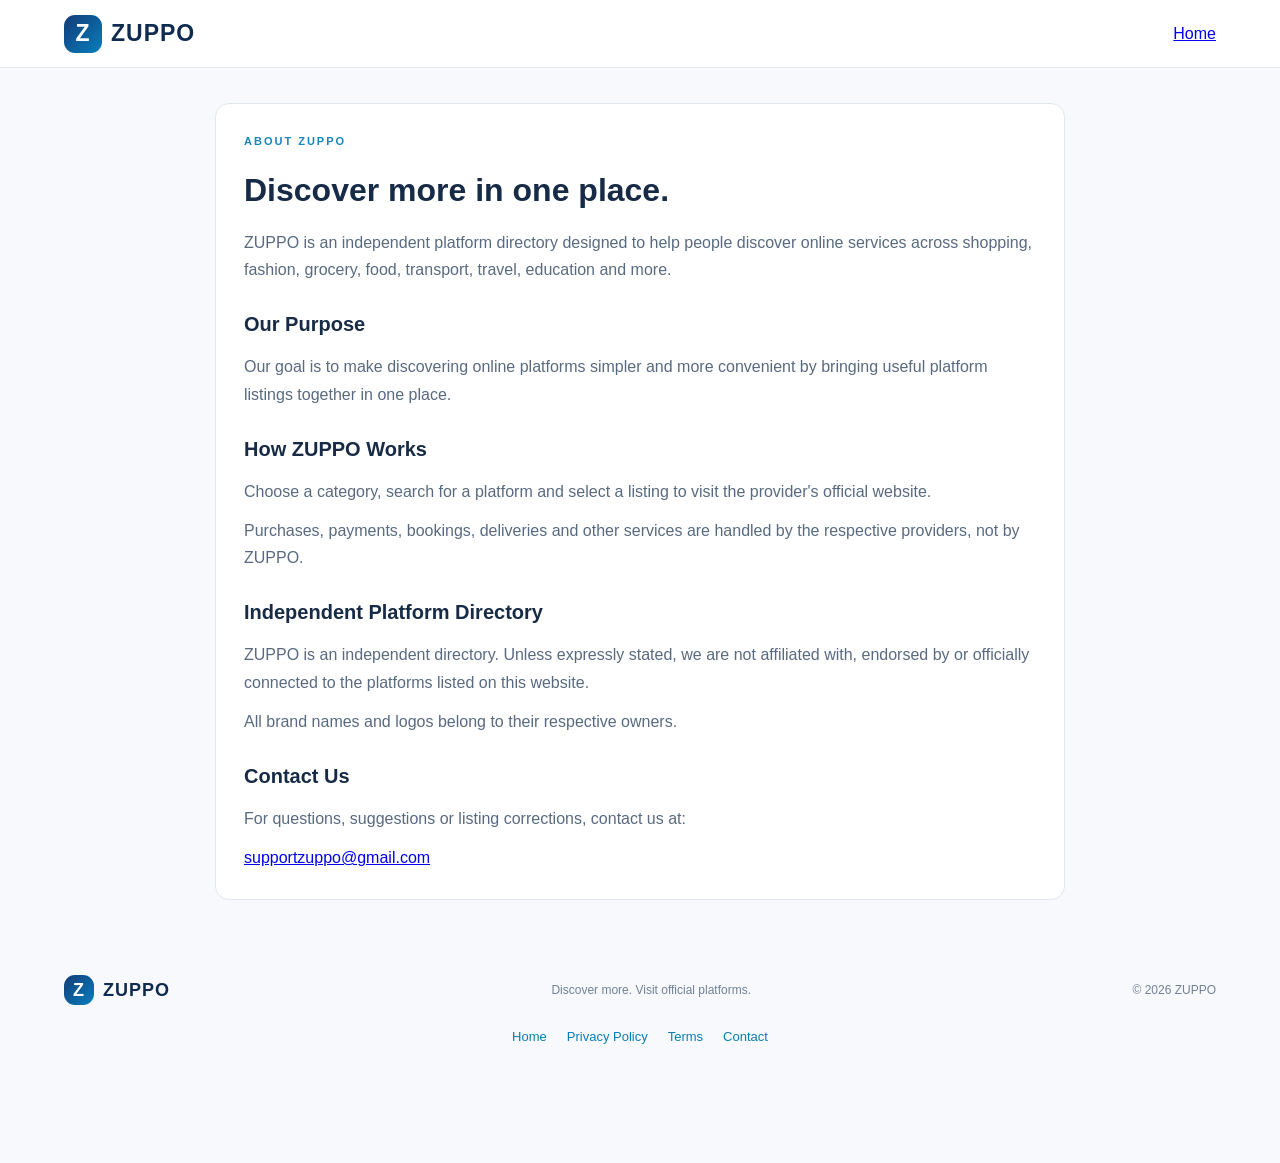
<file: about.html>
<!doctype html>
<html lang="en">
<head>
  <meta charset="utf-8">
  <meta name="viewport" content="width=device-width, initial-scale=1">

  <meta name="description" content="Learn about ZUPPO, an independent directory for discovering online platforms.">

  <title>About ZUPPO — Every Platform. One Destination.</title>

  <link rel="stylesheet" href="style.css">
</head>

<body>

<header class="site-header">
  <a class="brand" href="index.html" aria-label="ZUPPO home">
    <span class="brand-mark">Z</span>
    <span>ZUPPO</span>
  </a>

  <a href="index.html">Home</a>
</header>

<main class="legal section">

  <div class="eyebrow">ABOUT ZUPPO</div>

  <h1>Discover more in one place.</h1>

  <p>
    ZUPPO is an independent platform directory designed
    to help people discover online services across
    shopping, fashion, grocery, food, transport, travel,
    education and more.
  </p>

  <h2>Our Purpose</h2>

  <p>
    Our goal is to make discovering online platforms
    simpler and more convenient by bringing useful
    platform listings together in one place.
  </p>

  <h2>How ZUPPO Works</h2>

  <p>
    Choose a category, search for a platform and select
    a listing to visit the provider's official website.
  </p>

  <p>
    Purchases, payments, bookings, deliveries and other
    services are handled by the respective providers,
    not by ZUPPO.
  </p>

  <h2>Independent Platform Directory</h2>

  <p>
    ZUPPO is an independent directory. Unless expressly
    stated, we are not affiliated with, endorsed by or
    officially connected to the platforms listed on
    this website.
  </p>

  <p>
    All brand names and logos belong to their respective
    owners.
  </p>

  <h2>Contact Us</h2>

  <p>
    For questions, suggestions or listing corrections,
    contact us at:
  </p>

  <p>
    <a href="mailto:supportzuppo@gmail.com">
      supportzuppo@gmail.com
    </a>
  </p>

</main>

<footer class="site-footer">

  <div class="footer-bottom">
    <a class="brand footer-brand" href="index.html">
      <span class="brand-mark">Z</span>
      <span>ZUPPO</span>
    </a>

    <span>Discover more. Visit official platforms.</span>
    <span>© 2026 ZUPPO</span>
  </div>

  <div class="footer-links">
    <a href="index.html">Home</a>
    <a href="privacy.html">Privacy Policy</a>
    <a href="terms.html">Terms</a>
    <a href="mailto:supportzuppo@gmail.com">Contact</a>
  </div>

</footer>

</body>
  </html>
</file>
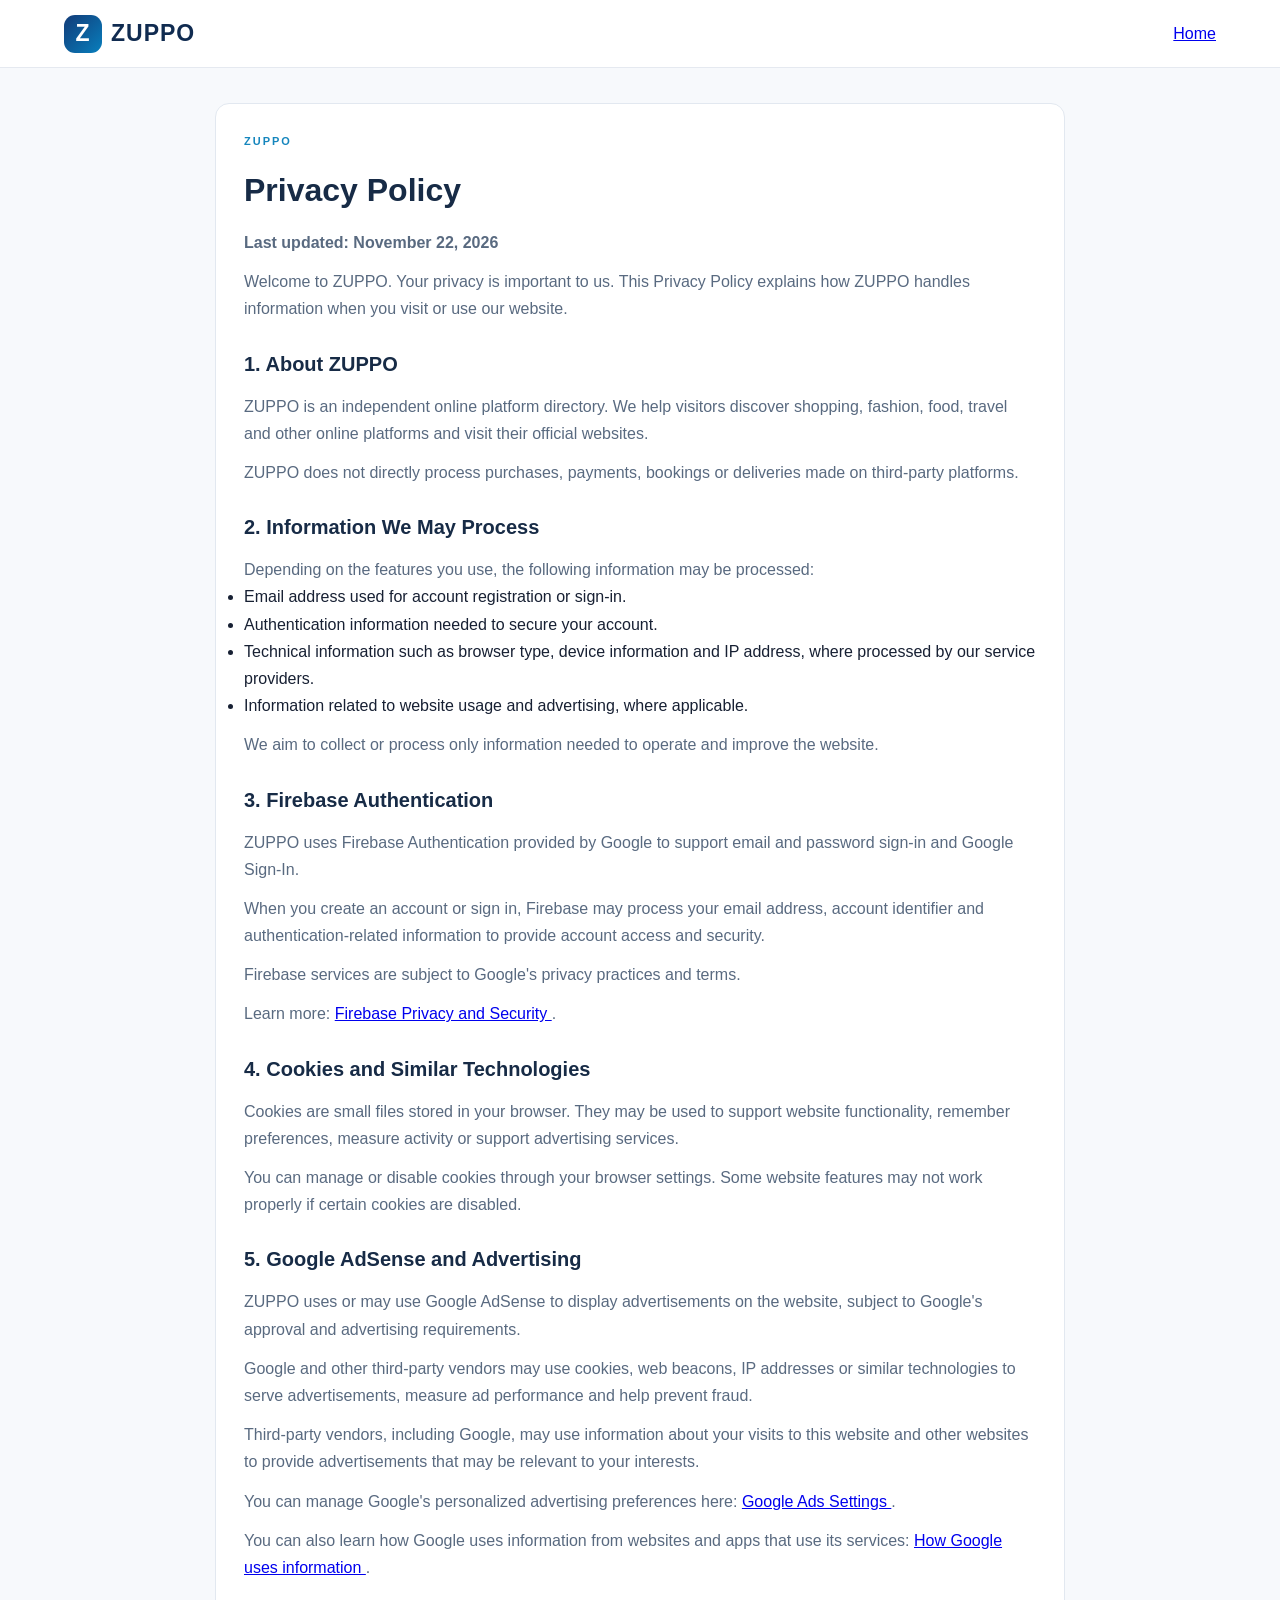
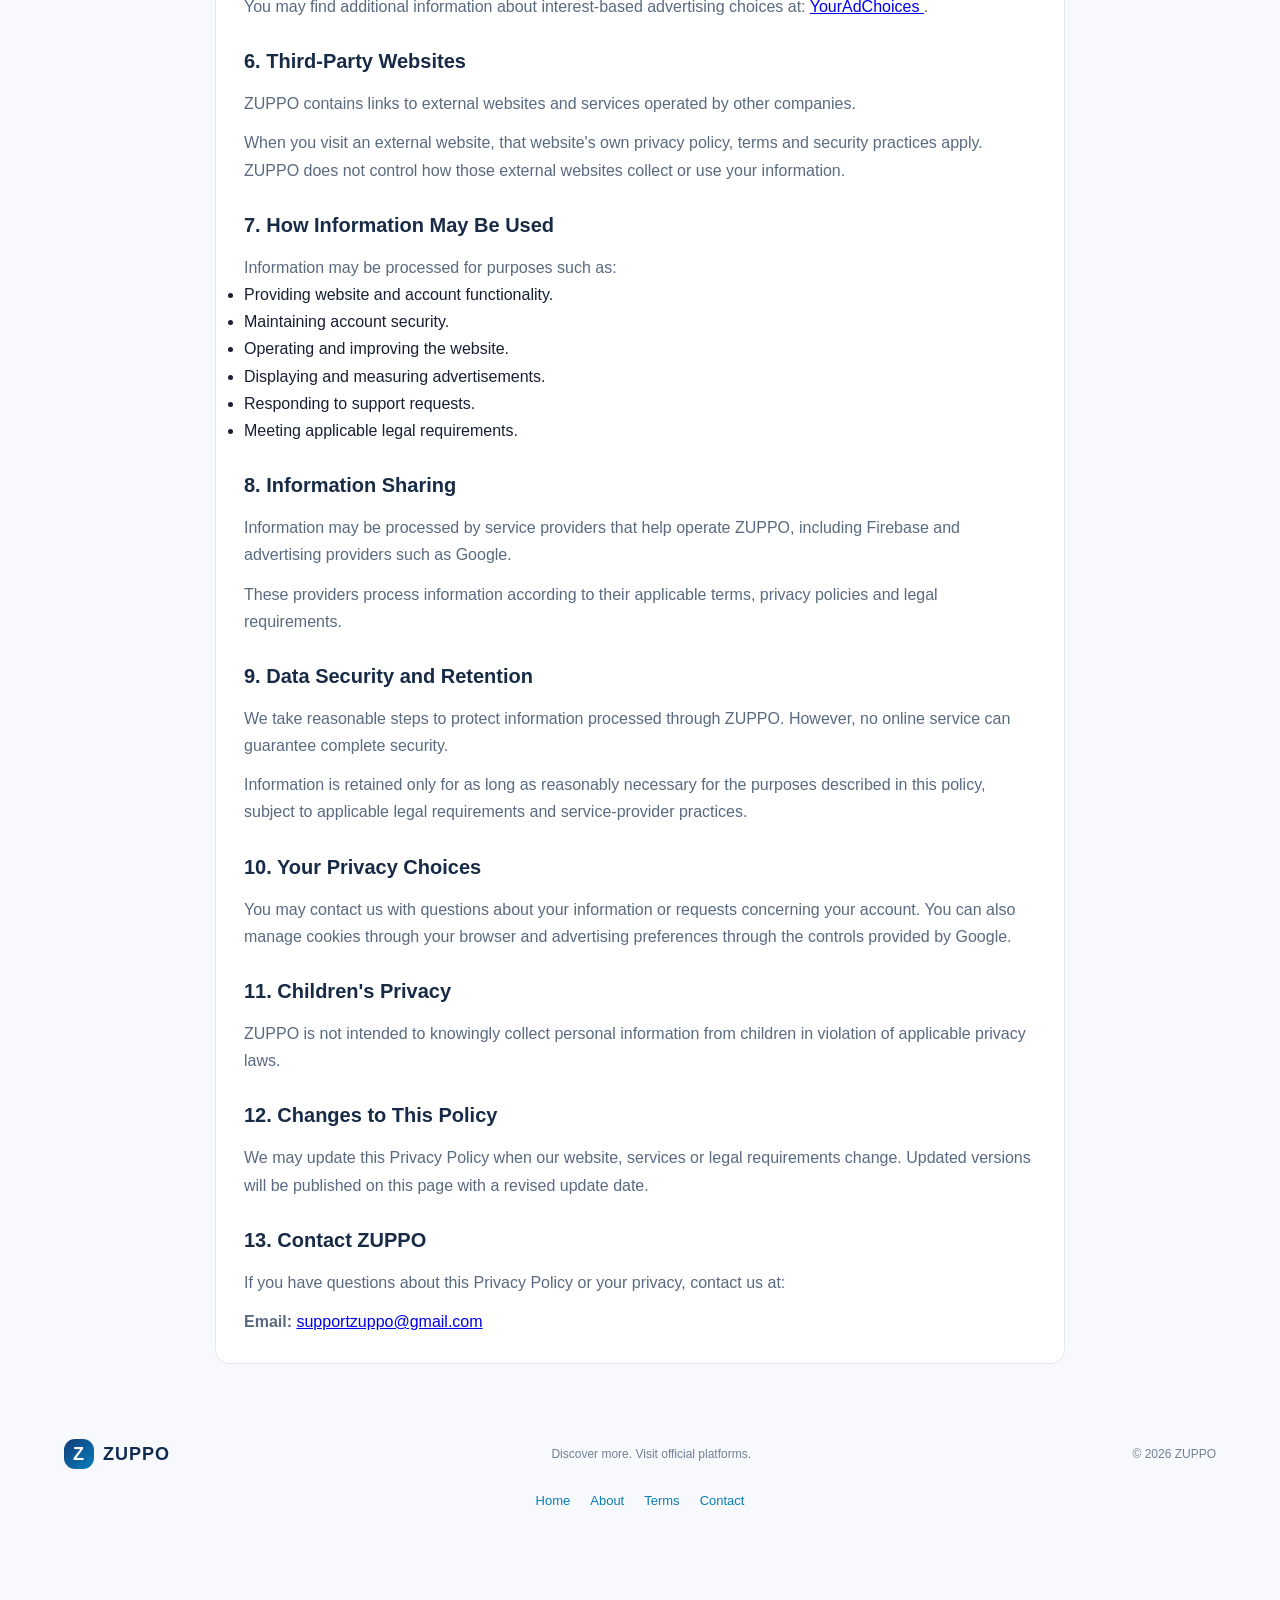
<file: privacy.html>
<!doctype html>
<html lang="en">
<head>
  <meta charset="utf-8">
  <meta name="viewport" content="width=device-width, initial-scale=1">

  <meta name="description" content="Read the ZUPPO Privacy Policy to understand how we handle account information, cookies, advertising and third-party links.">

  <meta name="theme-color" content="#101d3a">

  <title>Privacy Policy — ZUPPO</title>

  <link rel="stylesheet" href="style.css">
</head>

<body>

<header class="site-header">
  <a class="brand" href="index.html" aria-label="ZUPPO home">
    <span class="brand-mark">Z</span>
    <span>ZUPPO</span>
  </a>

  <a href="index.html">Home</a>
</header>

<main class="legal section">

  <div class="eyebrow">ZUPPO</div>

  <h1>Privacy Policy</h1>

  <p>
    <strong>Last updated: November 22, 2026</strong>
  </p>

  <p>
    Welcome to ZUPPO. Your privacy is important to us.
    This Privacy Policy explains how ZUPPO handles information
    when you visit or use our website.
  </p>

  <h2>1. About ZUPPO</h2>

  <p>
    ZUPPO is an independent online platform directory.
    We help visitors discover shopping, fashion, food,
    travel and other online platforms and visit their
    official websites.
  </p>

  <p>
    ZUPPO does not directly process purchases, payments,
    bookings or deliveries made on third-party platforms.
  </p>

  <h2>2. Information We May Process</h2>

  <p>
    Depending on the features you use, the following
    information may be processed:
  </p>

  <ul>
    <li>Email address used for account registration or sign-in.</li>
    <li>Authentication information needed to secure your account.</li>
    <li>Technical information such as browser type, device information and IP address, where processed by our service providers.</li>
    <li>Information related to website usage and advertising, where applicable.</li>
  </ul>

  <p>
    We aim to collect or process only information
    needed to operate and improve the website.
  </p>

  <h2>3. Firebase Authentication</h2>

  <p>
    ZUPPO uses Firebase Authentication provided by Google
    to support email and password sign-in and Google Sign-In.
  </p>

  <p>
    When you create an account or sign in, Firebase may
    process your email address, account identifier and
    authentication-related information to provide
    account access and security.
  </p>

  <p>
    Firebase services are subject to Google's privacy
    practices and terms.
  </p>

  <p>
    Learn more:
    <a href="https://firebase.google.com/support/privacy"
       target="_blank" rel="noopener noreferrer">
      Firebase Privacy and Security
    </a>.
  </p>

  <h2>4. Cookies and Similar Technologies</h2>

  <p>
    Cookies are small files stored in your browser.
    They may be used to support website functionality,
    remember preferences, measure activity or support
    advertising services.
  </p>

  <p>
    You can manage or disable cookies through your
    browser settings. Some website features may not
    work properly if certain cookies are disabled.
  </p>

  <h2>5. Google AdSense and Advertising</h2>

  <p>
    ZUPPO uses or may use Google AdSense to display
    advertisements on the website, subject to Google's
    approval and advertising requirements.
  </p>

  <p>
    Google and other third-party vendors may use cookies,
    web beacons, IP addresses or similar technologies
    to serve advertisements, measure ad performance
    and help prevent fraud.
  </p>

  <p>
    Third-party vendors, including Google, may use
    information about your visits to this website
    and other websites to provide advertisements
    that may be relevant to your interests.
  </p>

  <p>
    You can manage Google's personalized advertising
    preferences here:
    <a href="https://adssettings.google.com/"
       target="_blank" rel="noopener noreferrer">
      Google Ads Settings
    </a>.
  </p>

  <p>
    You can also learn how Google uses information
    from websites and apps that use its services:
    <a href="https://policies.google.com/technologies/partner-sites"
       target="_blank" rel="noopener noreferrer">
      How Google uses information
    </a>.
  </p>

  <p>
    You may find additional information about
    interest-based advertising choices at:
    <a href="https://www.aboutads.info/choices/"
       target="_blank" rel="noopener noreferrer">
      YourAdChoices
    </a>.
  </p>

  <h2>6. Third-Party Websites</h2>

  <p>
    ZUPPO contains links to external websites and
    services operated by other companies.
  </p>

  <p>
    When you visit an external website, that website's
    own privacy policy, terms and security practices
    apply. ZUPPO does not control how those external
    websites collect or use your information.
  </p>

  <h2>7. How Information May Be Used</h2>

  <p>Information may be processed for purposes such as:</p>

  <ul>
    <li>Providing website and account functionality.</li>
    <li>Maintaining account security.</li>
    <li>Operating and improving the website.</li>
    <li>Displaying and measuring advertisements.</li>
    <li>Responding to support requests.</li>
    <li>Meeting applicable legal requirements.</li>
  </ul>

  <h2>8. Information Sharing</h2>

  <p>
    Information may be processed by service providers
    that help operate ZUPPO, including Firebase and
    advertising providers such as Google.
  </p>

  <p>
    These providers process information according
    to their applicable terms, privacy policies
    and legal requirements.
  </p>

  <h2>9. Data Security and Retention</h2>

  <p>
    We take reasonable steps to protect information
    processed through ZUPPO. However, no online
    service can guarantee complete security.
  </p>

  <p>
    Information is retained only for as long as
    reasonably necessary for the purposes described
    in this policy, subject to applicable legal
    requirements and service-provider practices.
  </p>

  <h2>10. Your Privacy Choices</h2>

  <p>
    You may contact us with questions about your
    information or requests concerning your account.
    You can also manage cookies through your browser
    and advertising preferences through the controls
    provided by Google.
  </p>

  <h2>11. Children's Privacy</h2>

  <p>
    ZUPPO is not intended to knowingly collect
    personal information from children in violation
    of applicable privacy laws.
  </p>

  <h2>12. Changes to This Policy</h2>

  <p>
    We may update this Privacy Policy when our
    website, services or legal requirements change.
    Updated versions will be published on this page
    with a revised update date.
  </p>

  <h2>13. Contact ZUPPO</h2>

  <p>
    If you have questions about this Privacy Policy
    or your privacy, contact us at:
  </p>

  <p>
    <strong>Email:</strong>
    <a href="mailto:supportzuppo@gmail.com">
      supportzuppo@gmail.com
    </a>
  </p>

</main>

<footer class="site-footer">
  <div class="footer-bottom">
    <a class="brand footer-brand" href="index.html">
      <span class="brand-mark">Z</span>
      <span>ZUPPO</span>
    </a>

    <span>Discover more. Visit official platforms.</span>
    <span>© 2026 ZUPPO</span>
  </div>

  <div class="footer-links">
    <a href="index.html">Home</a>
    <a href="about.html">About</a>
    <a href="terms.html">Terms</a>
    <a href="mailto:supportzuppo@gmail.com">Contact</a>
  </div>
</footer>

</body>
    </html>
</file>
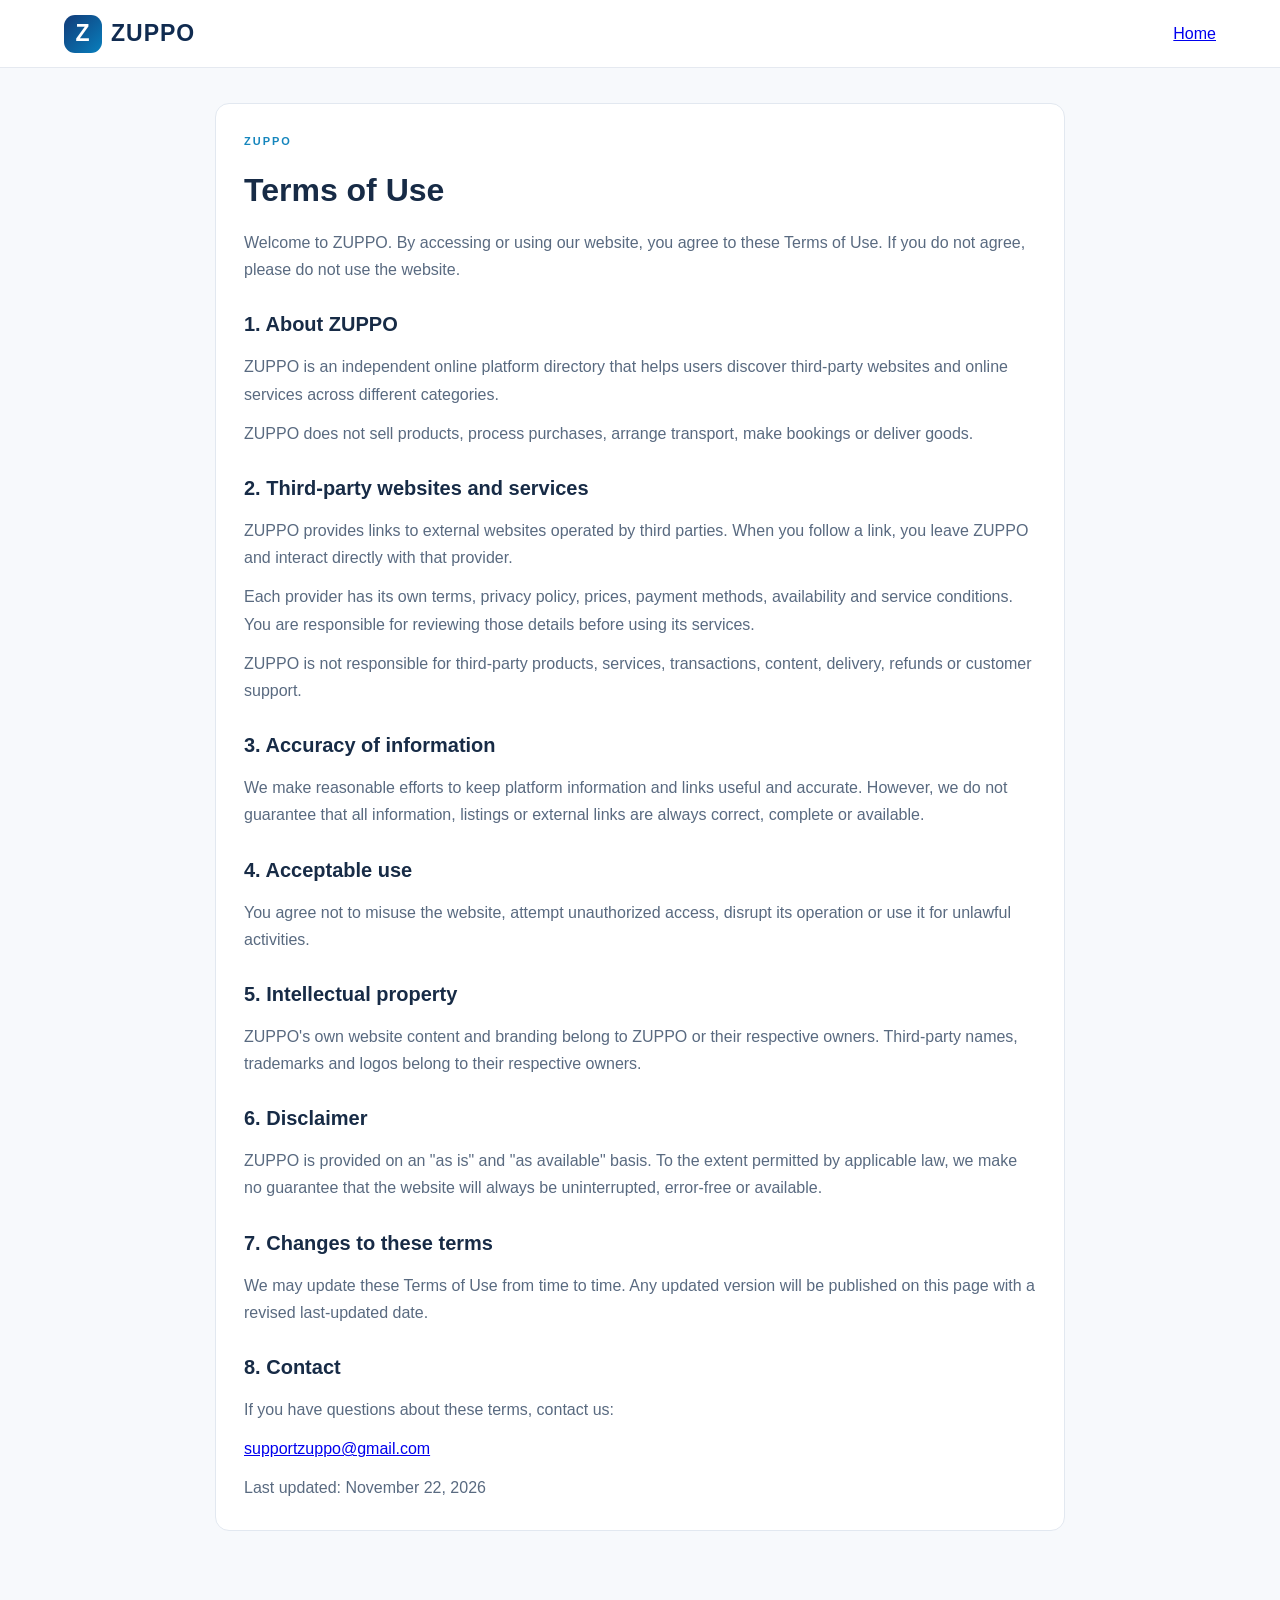
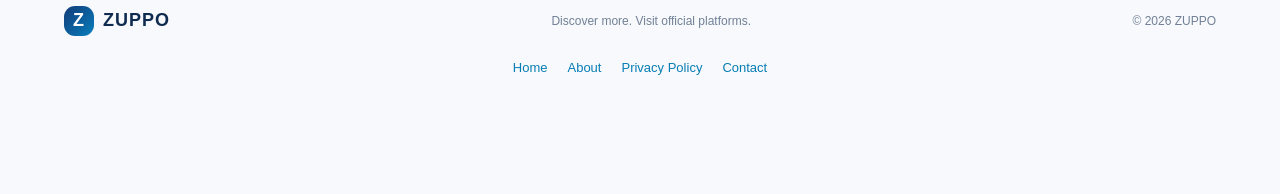
<file: terms.html>
<!doctype html>
<html lang="en">
<head>
  <meta charset="utf-8">
  <meta name="viewport" content="width=device-width, initial-scale=1">

  <meta name="description" content="Read the Terms of Use for the ZUPPO platform directory.">

  <title>Terms of Use — ZUPPO</title>

  <link rel="stylesheet" href="style.css">
</head>

<body>

<header class="site-header">
  <a class="brand" href="index.html">
    <span class="brand-mark">Z</span>
    <span>ZUPPO</span>
  </a>

  <a href="index.html">Home</a>
</header>

<main class="legal section">

  <div class="eyebrow">ZUPPO</div>

  <h1>Terms of Use</h1>

  <p>
    Welcome to ZUPPO. By accessing or using our website,
    you agree to these Terms of Use. If you do not agree,
    please do not use the website.
  </p>

  <h2>1. About ZUPPO</h2>

  <p>
    ZUPPO is an independent online platform directory
    that helps users discover third-party websites and
    online services across different categories.
  </p>

  <p>
    ZUPPO does not sell products, process purchases,
    arrange transport, make bookings or deliver goods.
  </p>

  <h2>2. Third-party websites and services</h2>

  <p>
    ZUPPO provides links to external websites operated
    by third parties. When you follow a link, you leave
    ZUPPO and interact directly with that provider.
  </p>

  <p>
    Each provider has its own terms, privacy policy,
    prices, payment methods, availability and service
    conditions. You are responsible for reviewing
    those details before using its services.
  </p>

  <p>
    ZUPPO is not responsible for third-party products,
    services, transactions, content, delivery, refunds
    or customer support.
  </p>

  <h2>3. Accuracy of information</h2>

  <p>
    We make reasonable efforts to keep platform
    information and links useful and accurate.
    However, we do not guarantee that all information,
    listings or external links are always correct,
    complete or available.
  </p>

  <h2>4. Acceptable use</h2>

  <p>
    You agree not to misuse the website, attempt
    unauthorized access, disrupt its operation or use
    it for unlawful activities.
  </p>

  <h2>5. Intellectual property</h2>

  <p>
    ZUPPO's own website content and branding belong
    to ZUPPO or their respective owners. Third-party
    names, trademarks and logos belong to their
    respective owners.
  </p>

  <h2>6. Disclaimer</h2>

  <p>
    ZUPPO is provided on an "as is" and "as available"
    basis. To the extent permitted by applicable law,
    we make no guarantee that the website will always
    be uninterrupted, error-free or available.
  </p>

  <h2>7. Changes to these terms</h2>

  <p>
    We may update these Terms of Use from time to time.
    Any updated version will be published on this page
    with a revised last-updated date.
  </p>

  <h2>8. Contact</h2>

  <p>
    If you have questions about these terms, contact us:
  </p>

  <p>
    <a href="mailto:supportzuppo@gmail.com">
      supportzuppo@gmail.com
    </a>
  </p>

  <p>Last updated: November 22, 2026</p>

</main>

<footer class="site-footer">

  <div class="footer-bottom">
    <a class="brand footer-brand" href="index.html">
      <span class="brand-mark">Z</span>
      <span>ZUPPO</span>
    </a>

    <span>Discover more. Visit official platforms.</span>
    <span>© 2026 ZUPPO</span>
  </div>

  <div class="footer-links">
    <a href="index.html">Home</a>
    <a href="about.html">About</a>
    <a href="privacy.html">Privacy Policy</a>
    <a href="mailto:supportzuppo@gmail.com">Contact</a>
  </div>

</footer>

</body>
  </html>
</file>
<file: style.css>
* {
  margin: 0;
  padding: 0;
  box-sizing: border-box;
}

html {
  scroll-behavior: smooth;
}

body {
  font-family: Arial, sans-serif;
  background: #f7f9fc;
  color: #172033;
  padding-bottom: 105px;
}

.site-header {
  background: #ffffff;
  min-height: 68px;
  padding: 12px 5%;
  display: flex;
  align-items: center;
  justify-content: space-between;
  gap: 20px;
  border-bottom: 1px solid #e5e9f0;
  position: sticky;
  top: 0;
  z-index: 100;
}

.brand {
  display: flex;
  align-items: center;
  gap: 9px;
  text-decoration: none;
  color: #102b50;
  font-size: 23px;
  font-weight: 800;
  letter-spacing: 1px;
}

.brand-mark {
  width: 38px;
  height: 38px;
  border-radius: 11px;
  background: linear-gradient(135deg, #123b78, #087fbd);
  color: white;
  display: grid;
  place-items: center;
  font-size: 23px;
}

#mainNav {
  display: flex;
  gap: 25px;
}

#mainNav a {
  color: #34445b;
  text-decoration: none;
  font-size: 14px;
  font-weight: 600;
}

.menu-button {
  display: none;
  border: none;
  background: #eef3fa;
  padding: 9px 13px;
  border-radius: 8px;
  font-size: 20px;
}

.hero {
  background: linear-gradient(120deg, #102b50, #075b91);
  color: white;
  padding: 65px 7%;
  text-align: center;
}

.eyebrow {
  font-size: 11px;
  font-weight: 700;
  letter-spacing: 2px;
  color: #1686bd;
  margin-bottom: 12px;
}

.hero .eyebrow {
  color: #a8dfff;
}

.hero h1 {
  font-size: clamp(32px, 6vw, 52px);
  line-height: 1.15;
  margin-bottom: 18px;
}

.hero h1 span {
  color: #64d8d0;
}

.hero p {
  max-width: 600px;
  margin: auto;
  line-height: 1.7;
  color: #e0eaf5;
}

.search {
  max-width: 620px;
  margin: 28px auto 15px;
  padding: 7px;
  background: white;
  border-radius: 12px;
  display: flex;
  align-items: center;
  gap: 10px;
}

.search > span {
  color: #63758d;
  font-size: 24px;
  padding-left: 8px;
}

.search input {
  flex: 1;
  min-width: 0;
  border: none;
  outline: none;
  padding: 12px 5px;
  font-size: 14px;
  color: #172033;
}

.search button {
  border: none;
  background: #087db5;
  color: white;
  padding: 12px 20px;
  border-radius: 8px;
  font-weight: 700;
}

.hero-note {
  font-size: 12px;
  color: #c8dced;
}

.section {
  max-width: 1100px;
  margin: 35px auto;
  padding: 0 5%;
}

.section-heading {
  display: flex;
  align-items: center;
  justify-content: space-between;
  margin-bottom: 20px;
}

.section h2 {
  font-size: 25px;
  color: #172b46;
}

.text-button {
  border: none;
  background: transparent;
  color: #087db5;
  font-weight: 700;
  padding: 10px;
}

.category-grid {
  display: flex;
  flex-wrap: nowrap;
  overflow-x: auto;
  gap: 10px;
  padding: 5px 0 15px;
  scrollbar-width: thin;
}

.category {
  flex: 0 0 auto;
  white-space: nowrap;
  border: 1px solid #dce4ee;
  background: white;
  color: #35445a;
  border-radius: 22px;
  padding: 11px 17px;
  font-size: 13px;
  font-weight: 600;
  cursor: pointer;
}

.category span {
  display: none;
}

.category.active {
  background: #123b78;
  color: white;
  border-color: #123b78;
}

.platforms-section {
  margin-top: 25px;
}

.section-subtitle {
  margin-top: 7px;
  color: #718096;
  font-size: 13px;
}

.platform-grid {
  display: flex;
  flex-direction: column;
  gap: 11px;
}

.platform-card {
  display: flex;
  align-items: center;
  gap: 16px;
  width: 100%;
  min-height: 76px;
  padding: 13px 17px;
  background: white;
  border: 1px solid #e2e8f0;
  border-radius: 12px;
  text-decoration: none;
  color: #172b46;
  transition: 0.2s;
}

.platform-card:hover {
  border-color: #1686bd;
  transform: translateY(-2px);
  box-shadow: 0 5px 16px rgba(20, 50, 90, 0.08);
}

.platform-logo {
  width: 45px;
  height: 45px;
  object-fit: contain;
  border-radius: 9px;
}

.platform-details {
  display: flex;
  flex-direction: column;
  gap: 5px;
}

.platform-details strong {
  font-size: 16px;
}

.platform-details span {
  color: #78869a;
  font-size: 12px;
}

.empty-state {
  text-align: center;
  padding: 30px;
  color: #718096;
}

.about {
  display: flex;
  align-items: center;
  gap: 22px;
  background: white;
  padding: 25px;
  border-radius: 15px;
  border: 1px solid #e5eaf1;
}

.about-icon {
  min-width: 55px;
  height: 55px;
  background: #123b78;
  color: white;
  display: grid;
  place-items: center;
  border-radius: 13px;
  font-size: 30px;
  font-weight: bold;
}

.about p {
  color: #66758a;
  line-height: 1.7;
  margin-top: 10px;
  font-size: 14px;
}

.site-footer {
  text-align: center;
  padding: 20px 5%;
}

.ad-label {
  display: none;
}

.ad-space {
  position: fixed;
  bottom: 0;
  left: 0;
  width: 100%;
  height: 34px;
  z-index: 200;
  background: #ffffff;
  border-top: 1px solid #dce3ec;
  display: flex;
  align-items: center;
  justify-content: center;
  color: #8793a3;
  font-size: 11px;
}

.footer-bottom {
  display: flex;
  align-items: center;
  justify-content: space-between;
  gap: 15px;
  flex-wrap: wrap;
  padding: 20px 0;
  color: #718096;
  font-size: 12px;
}

.footer-brand {
  font-size: 18px;
}

.footer-brand .brand-mark {
  width: 30px;
  height: 30px;
  font-size: 18px;
}

.disclaimer {
  color: #8793a3;
  font-size: 11px;
  line-height: 1.6;
}

@media (max-width: 650px) {
  .site-header {
    padding: 10px 16px;
  }

  .menu-button {
    display: block;
  }

  #mainNav {
    display: none;
    position: absolute;
    top: 60px;
    left: 0;
    width: 100%;
    background: white;
    padding: 18px;
    flex-direction: column;
    gap: 18px;
    border-bottom: 1px solid #e5e9f0;
  }

  #mainNav.open {
    display: flex;
  }

  .hero {
    padding: 48px 18px;
  }

  .section {
    padding: 0 16px;
    margin: 28px auto;
  }

  .section h2 {
    font-size: 22px;
  }

  .category-grid {
    gap: 8px;
  }

  .category {
    padding: 10px 14px;
  }

  .platform-card {
    min-height: 70px;
    padding: 11px;
  }

  .about {
    align-items: flex-start;
    padding: 18px;
  }

  .footer-bottom {
    justify-content: center;
    text-align: center;
  }
  }

/* Account, authentication and information pages */
.account-area{position:relative}.account-button,.account-menu button{border:0;border-radius:9px;padding:10px 15px;background:#123b78;color:#fff;font-weight:700;cursor:pointer}.account-menu{position:absolute;right:0;top:48px;min-width:190px;background:#fff;border:1px solid #dce4ee;border-radius:12px;padding:12px;box-shadow:0 8px 28px rgba(20,40,70,.14);z-index:150;display:grid;gap:10px}.account-menu[hidden],.modal-backdrop[hidden]{display:none}.account-menu span{font-size:13px;overflow-wrap:anywhere;color:#34445b}.account-menu button{background:#eef3fa;color:#123b78}.modal-backdrop{position:fixed;inset:0;background:rgba(8,20,40,.62);z-index:500;display:grid;place-items:center;padding:18px}.auth-modal{position:relative;background:#fff;width:min(100%,420px);border-radius:18px;padding:28px;box-shadow:0 20px 70px rgba(0,0,0,.25);max-height:92vh;overflow:auto}.modal-close{position:absolute;right:16px;top:12px;border:0;background:transparent;font-size:28px;color:#617087;cursor:pointer}.modal-brand{justify-content:center;margin-bottom:18px}.auth-modal h2{text-align:center;color:#172b46;font-size:23px}.auth-intro{text-align:center;color:#718096;font-size:13px;line-height:1.5;margin:9px 0 18px}.auth-tabs{display:flex;background:#eef3fa;border-radius:10px;padding:4px;margin-bottom:18px}.auth-tab{flex:1;border:0;background:transparent;padding:10px;border-radius:8px;font-weight:700;color:#52637b;cursor:pointer}.auth-tab.active{background:#123b78;color:#fff}.auth-modal form{display:grid;gap:9px}.auth-modal label{font-size:13px;font-weight:700;color:#34445b}.auth-modal input{width:100%;border:1px solid #d8e1ed;border-radius:9px;padding:12px;font-size:15px;margin-bottom:7px}.primary-button,.google-button{width:100%;border:0;border-radius:9px;padding:13px;font-weight:700;cursor:pointer}.primary-button{background:#087db5;color:#fff;margin-top:5px}.google-button{background:#fff;border:1px solid #d8e1ed;color:#34445b}.or-line{display:flex;align-items:center;gap:12px;color:#9aa5b4;font-size:11px;margin:16px 0}.or-line:before,.or-line:after{content:"";height:1px;background:#e2e8f0;flex:1}.auth-message{min-height:18px;margin-top:12px;font-size:12px;color:#147a42;overflow-wrap:anywhere}.auth-message.error{color:#b42318}.small-note{font-size:11px;line-height:1.5;color:#8a96a7;margin-top:10px}.footer-links{display:flex;justify-content:center;gap:20px;flex-wrap:wrap;margin:4px 0 14px}.footer-links a,.contact-section a{color:#087db5;text-decoration:none;font-size:13px}.contact-section,.legal{background:#fff;border:1px solid #e2e8f0;border-radius:14px;padding:28px;line-height:1.7}.contact-section p,.legal p{color:#596a80;margin-top:12px}.legal h1{font-size:32px;color:#172b46}.legal h2{font-size:20px;color:#172b46;margin-top:24px}.legal{max-width:850px;margin:35px auto}.ad-label{position:fixed;z-index:301;bottom:56px;left:0;width:100%;display:block;text-align:center;color:#66758a;background:#fff;font-size:9px;letter-spacing:1px;padding:3px 0 0}.ad-space{position:fixed;z-index:300;left:0;bottom:0;width:100%;height:56px;margin:0;border:1px solid #dce3ec;border-left:0;border-right:0;border-bottom:0;border-radius:0;background:#f8fafc;display:flex;align-items:center;justify-content:center;color:#66758a;font-size:11px}.site-footer{padding-bottom:15px}
@media(max-width:650px){.site-header{flex-wrap:wrap}.account-area{margin-left:auto}.account-button{padding:9px 10px;font-size:12px}.menu-button{display:block}#mainNav{display:none;position:absolute;top:60px;left:0;width:100%;background:#fff;padding:18px;flex-direction:column;gap:18px;border-bottom:1px solid #e5e9f0}#mainNav.open{display:flex}.auth-modal{padding:23px 19px}.legal,.contact-section{padding:20px}.ad-space{height:56px}.footer-links{gap:14px}}

/* ZUPPO Advertisement System */
body {
  padding-bottom: 90px;
}

.advertisement-banner {
  position: fixed;
  bottom: 0;
  left: 0;
  width: 100%;
  min-height: 70px;
  background: #ffffff;
  border-top: 1px solid #dddddd;
  display: flex;
  flex-direction: column;
  justify-content: center;
  align-items: center;
  z-index: 9999;
  box-sizing: border-box;
  padding: 8px;
}

.advertisement-banner .ad-label {
  font-size: 10px;
  color: #777777;
  margin-bottom: 4px;
}

.advertisement-banner .ad-content {
  font-size: 14px;
  color: #333333;
}
</file>
